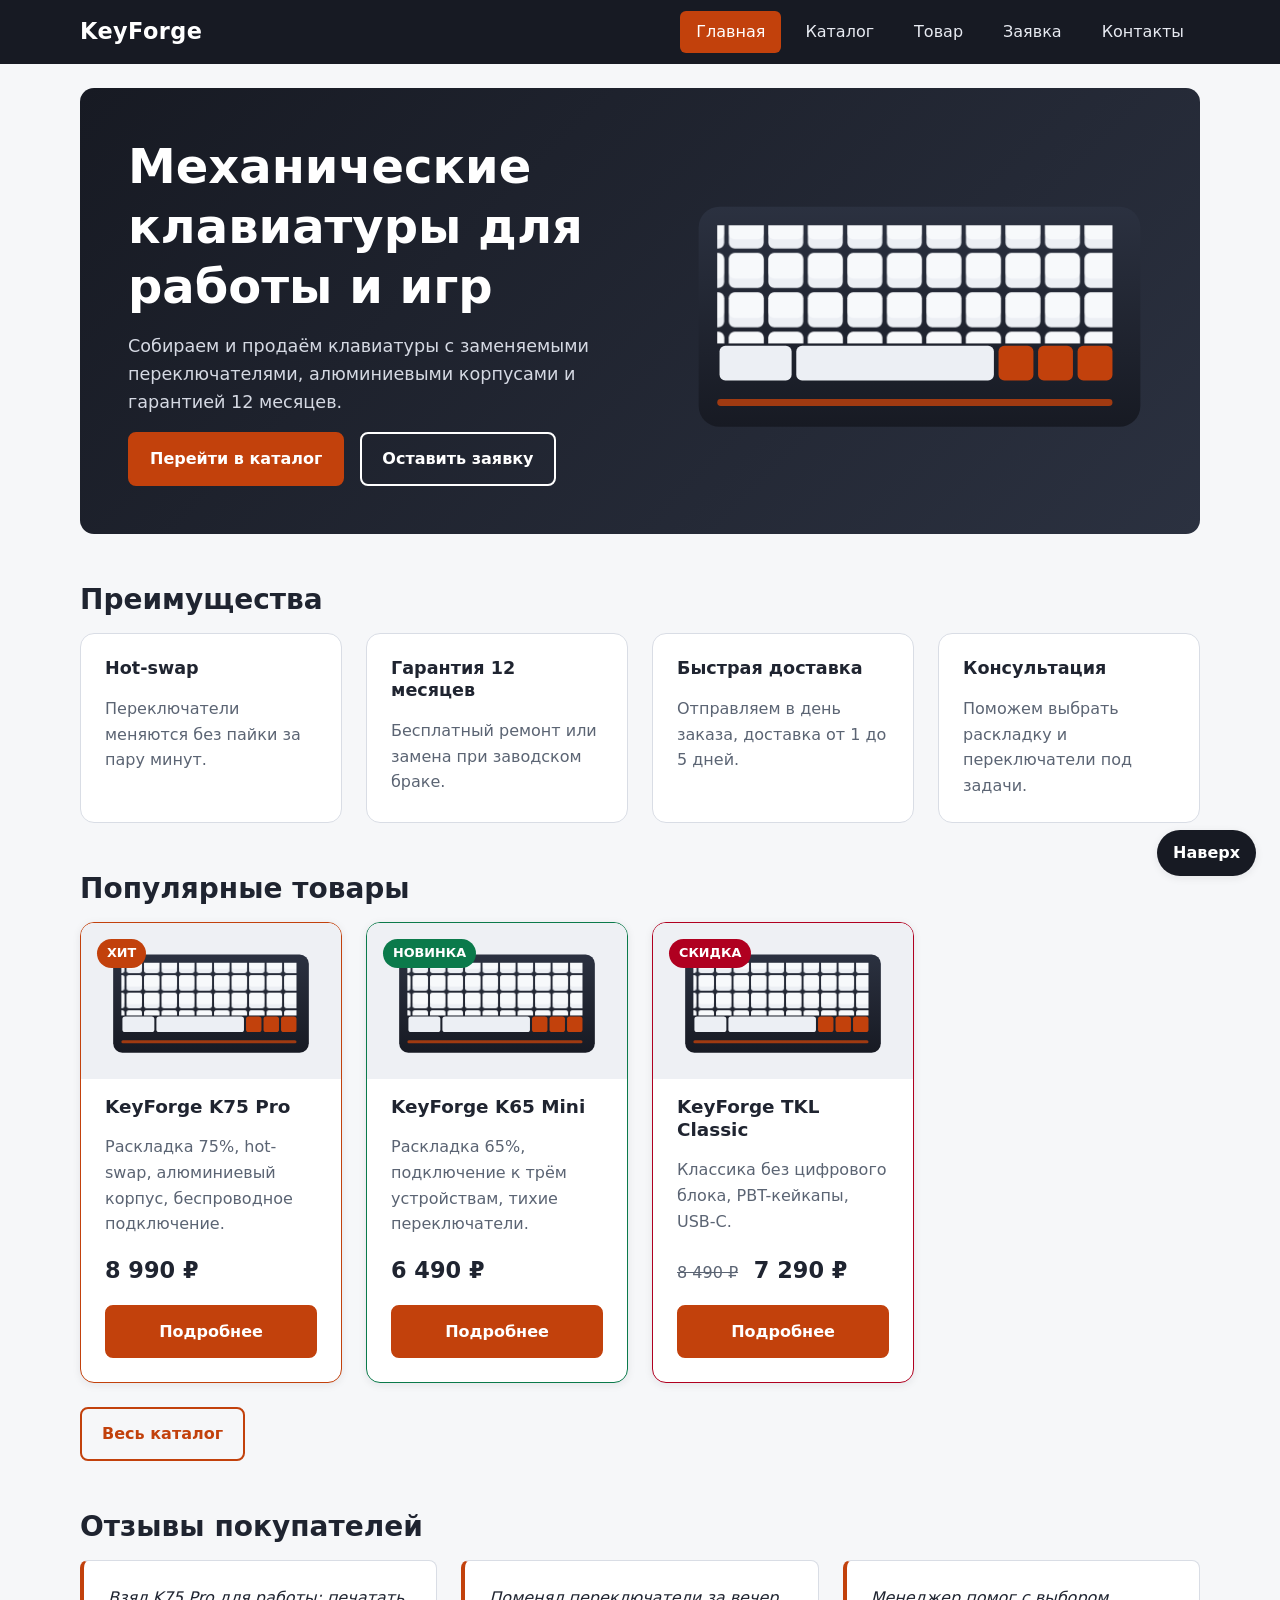
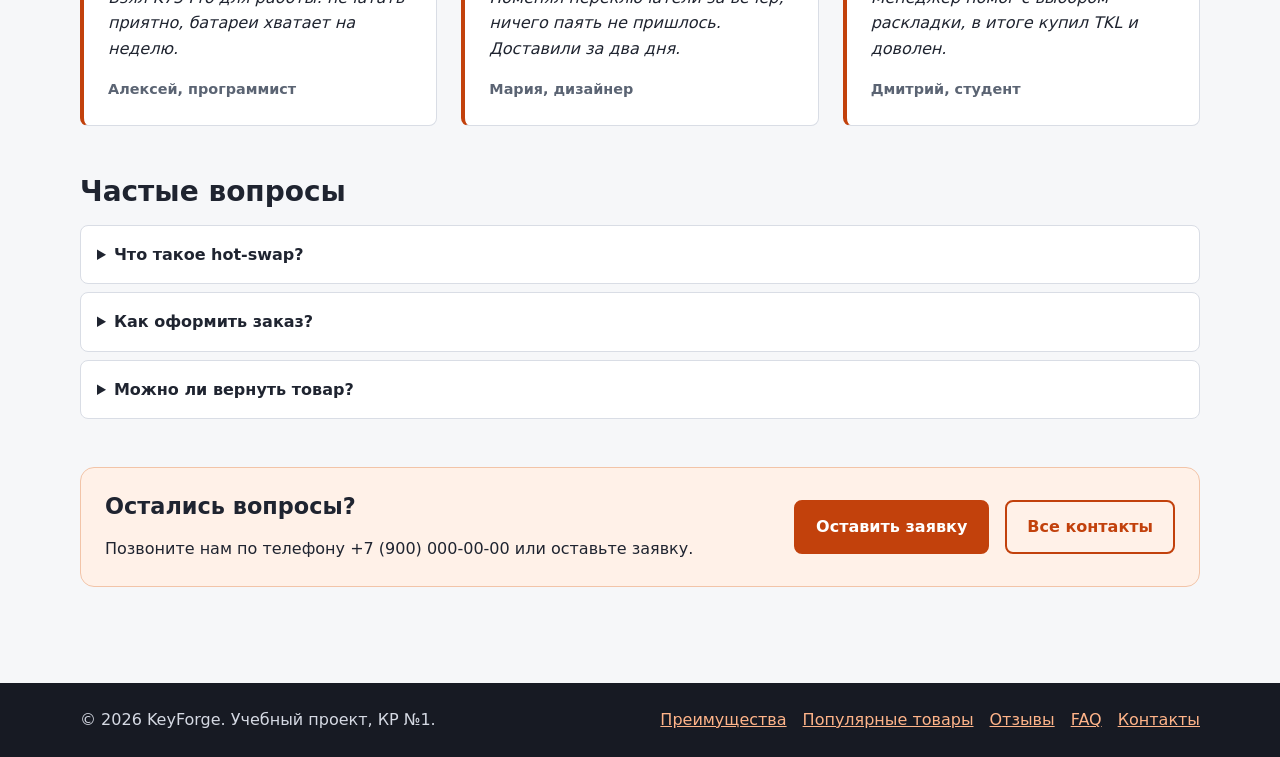
<file: index.html>
<!DOCTYPE html>
<html lang="ru">
<head>
  <meta charset="UTF-8">
  <meta name="viewport" content="width=device-width, initial-scale=1">
  <title>KeyForge — механические клавиатуры</title>
  <meta name="description" content="KeyForge: механические клавиатуры для работы и игр. Каталог, характеристики, оформление заявки.">
  <link rel="stylesheet" href="css/style.css">
  <script src="js/main.js" defer></script>
</head>
<body>
  <a class="skip-link" href="#main">Перейти к содержимому</a>

  <header class="site-header" id="top">
    <div class="site-header__inner">
      <a class="site-header__logo" href="index.html">KeyForge</a>
      <nav class="site-nav" aria-label="Основное меню">
        <ul class="site-nav__list">
          <li class="site-nav__item"><a class="site-nav__link site-nav__link--active" href="index.html" aria-current="page">Главная</a></li>
          <li class="site-nav__item"><a class="site-nav__link" href="catalog.html">Каталог</a></li>
          <li class="site-nav__item"><a class="site-nav__link" href="product.html">Товар</a></li>
          <li class="site-nav__item"><a class="site-nav__link" href="order.html">Заявка</a></li>
          <li class="site-nav__item"><a class="site-nav__link" href="contacts.html">Контакты</a></li>
        </ul>
      </nav>
    </div>
  </header>

  <main class="page" id="main">
    <section class="hero" aria-labelledby="hero-title">
      <div class="hero__content">
        <h1 class="hero__title" id="hero-title">Механические клавиатуры для работы и игр</h1>
        <p class="hero__text">Собираем и продаём клавиатуры с заменяемыми переключателями, алюминиевыми корпусами и гарантией 12 месяцев.</p>
        <div class="hero__actions">
          <a class="button" href="catalog.html">Перейти в каталог</a>
          <a class="button button--light" href="order.html">Оставить заявку</a>
        </div>
      </div>
      <img class="hero__image" src="images/keyboard.svg" alt="Механическая клавиатура KeyForge" width="400" height="240">
    </section>

    <section class="section" id="advantages" aria-labelledby="advantages-title">
      <h2 class="section__title" id="advantages-title">Преимущества</h2>
      <ul class="advantages">
        <li class="advantages__item">
          <h3 class="advantages__title">Hot-swap</h3>
          <p class="advantages__text">Переключатели меняются без пайки за пару минут.</p>
        </li>
        <li class="advantages__item">
          <h3 class="advantages__title">Гарантия 12 месяцев</h3>
          <p class="advantages__text">Бесплатный ремонт или замена при заводском браке.</p>
        </li>
        <li class="advantages__item">
          <h3 class="advantages__title">Быстрая доставка</h3>
          <p class="advantages__text">Отправляем в день заказа, доставка от 1 до 5 дней.</p>
        </li>
        <li class="advantages__item">
          <h3 class="advantages__title">Консультация</h3>
          <p class="advantages__text">Поможем выбрать раскладку и переключатели под задачи.</p>
        </li>
      </ul>
    </section>

    <section class="section" id="popular" aria-labelledby="popular-title">
      <h2 class="section__title" id="popular-title">Популярные товары</h2>
      <div class="product-grid">
        <article class="product-card product-card--hit">
          <span class="badge badge--hit product-card__badge">Хит</span>
          <img class="product-card__image" src="images/keyboard.svg" alt="Клавиатура KeyForge K75 Pro" width="400" height="240">
          <div class="product-card__body">
            <h3 class="product-card__title">KeyForge K75 Pro</h3>
            <p class="product-card__description">Раскладка 75%, hot-swap, алюминиевый корпус, беспроводное подключение.</p>
            <p class="product-card__price">8 990 ₽</p>
            <a class="button product-card__button" href="product.html">Подробнее</a>
          </div>
        </article>

        <article class="product-card product-card--new">
          <span class="badge badge--new product-card__badge">Новинка</span>
          <img class="product-card__image" src="images/keyboard.svg" alt="Клавиатура KeyForge K65 Mini" width="400" height="240">
          <div class="product-card__body">
            <h3 class="product-card__title">KeyForge K65 Mini</h3>
            <p class="product-card__description">Раскладка 65%, подключение к трём устройствам, тихие переключатели.</p>
            <p class="product-card__price">6 490 ₽</p>
            <a class="button product-card__button" href="product.html">Подробнее</a>
          </div>
        </article>

        <article class="product-card product-card--discount">
          <span class="badge badge--discount product-card__badge">Скидка</span>
          <img class="product-card__image" src="images/keyboard.svg" alt="Клавиатура KeyForge TKL Classic" width="400" height="240">
          <div class="product-card__body">
            <h3 class="product-card__title">KeyForge TKL Classic</h3>
            <p class="product-card__description">Классика без цифрового блока, PBT-кейкапы, USB-C.</p>
            <p class="product-card__price"><s class="product-card__old-price">8 490 ₽</s> 7 290 ₽</p>
            <a class="button product-card__button" href="product.html">Подробнее</a>
          </div>
        </article>
      </div>
      <p class="section__more"><a class="button button--secondary" href="catalog.html">Весь каталог</a></p>
    </section>

    <section class="section" id="reviews" aria-labelledby="reviews-title">
      <h2 class="section__title" id="reviews-title">Отзывы покупателей</h2>
      <div class="reviews">
        <article class="review">
          <p class="review__text">Взял K75 Pro для работы: печатать приятно, батареи хватает на неделю.</p>
          <footer class="review__author">Алексей, программист</footer>
        </article>
        <article class="review">
          <p class="review__text">Поменял переключатели за вечер, ничего паять не пришлось. Доставили за два дня.</p>
          <footer class="review__author">Мария, дизайнер</footer>
        </article>
        <article class="review">
          <p class="review__text">Менеджер помог с выбором раскладки, в итоге купил TKL и доволен.</p>
          <footer class="review__author">Дмитрий, студент</footer>
        </article>
      </div>
    </section>

    <section class="section" id="faq" aria-labelledby="faq-title">
      <h2 class="section__title" id="faq-title">Частые вопросы</h2>
      <div class="faq">
        <details class="faq__item">
          <summary class="faq__question">Что такое hot-swap?</summary>
          <p class="faq__answer">Это возможность менять переключатели без пайки: достаточно вынуть старый и вставить новый.</p>
        </details>
        <details class="faq__item">
          <summary class="faq__question">Как оформить заказ?</summary>
          <p class="faq__answer">Заполните форму на странице «Заявка», менеджер свяжется с вами в течение рабочего дня.</p>
        </details>
        <details class="faq__item">
          <summary class="faq__question">Можно ли вернуть товар?</summary>
          <p class="faq__answer">Да, в течение 14 дней, если товар не был в использовании и сохранена упаковка.</p>
        </details>
      </div>
    </section>

    <section class="section" id="contacts" aria-labelledby="contacts-title">
      <div class="callout">
        <div class="callout__content">
          <h2 class="callout__title" id="contacts-title">Остались вопросы?</h2>
          <p class="callout__text">Позвоните нам по телефону +7 (900) 000-00-00 или оставьте заявку.</p>
        </div>
        <div class="callout__actions">
          <a class="button" href="order.html">Оставить заявку</a>
          <a class="button button--secondary" href="contacts.html">Все контакты</a>
        </div>
      </div>
    </section>
  </main>

  <footer class="site-footer">
    <div class="site-footer__inner">
      <p class="site-footer__copy">© 2026 KeyForge. Учебный проект, КР №1.</p>
      <ul class="site-footer__links">
        <li><a class="site-footer__link" href="index.html#advantages">Преимущества</a></li>
        <li><a class="site-footer__link" href="index.html#popular">Популярные товары</a></li>
        <li><a class="site-footer__link" href="index.html#reviews">Отзывы</a></li>
        <li><a class="site-footer__link" href="index.html#faq">FAQ</a></li>
        <li><a class="site-footer__link" href="index.html#contacts">Контакты</a></li>
      </ul>
    </div>
  </footer>

  <a class="to-top" href="#top">Наверх</a>
</body>
</html>
</file>
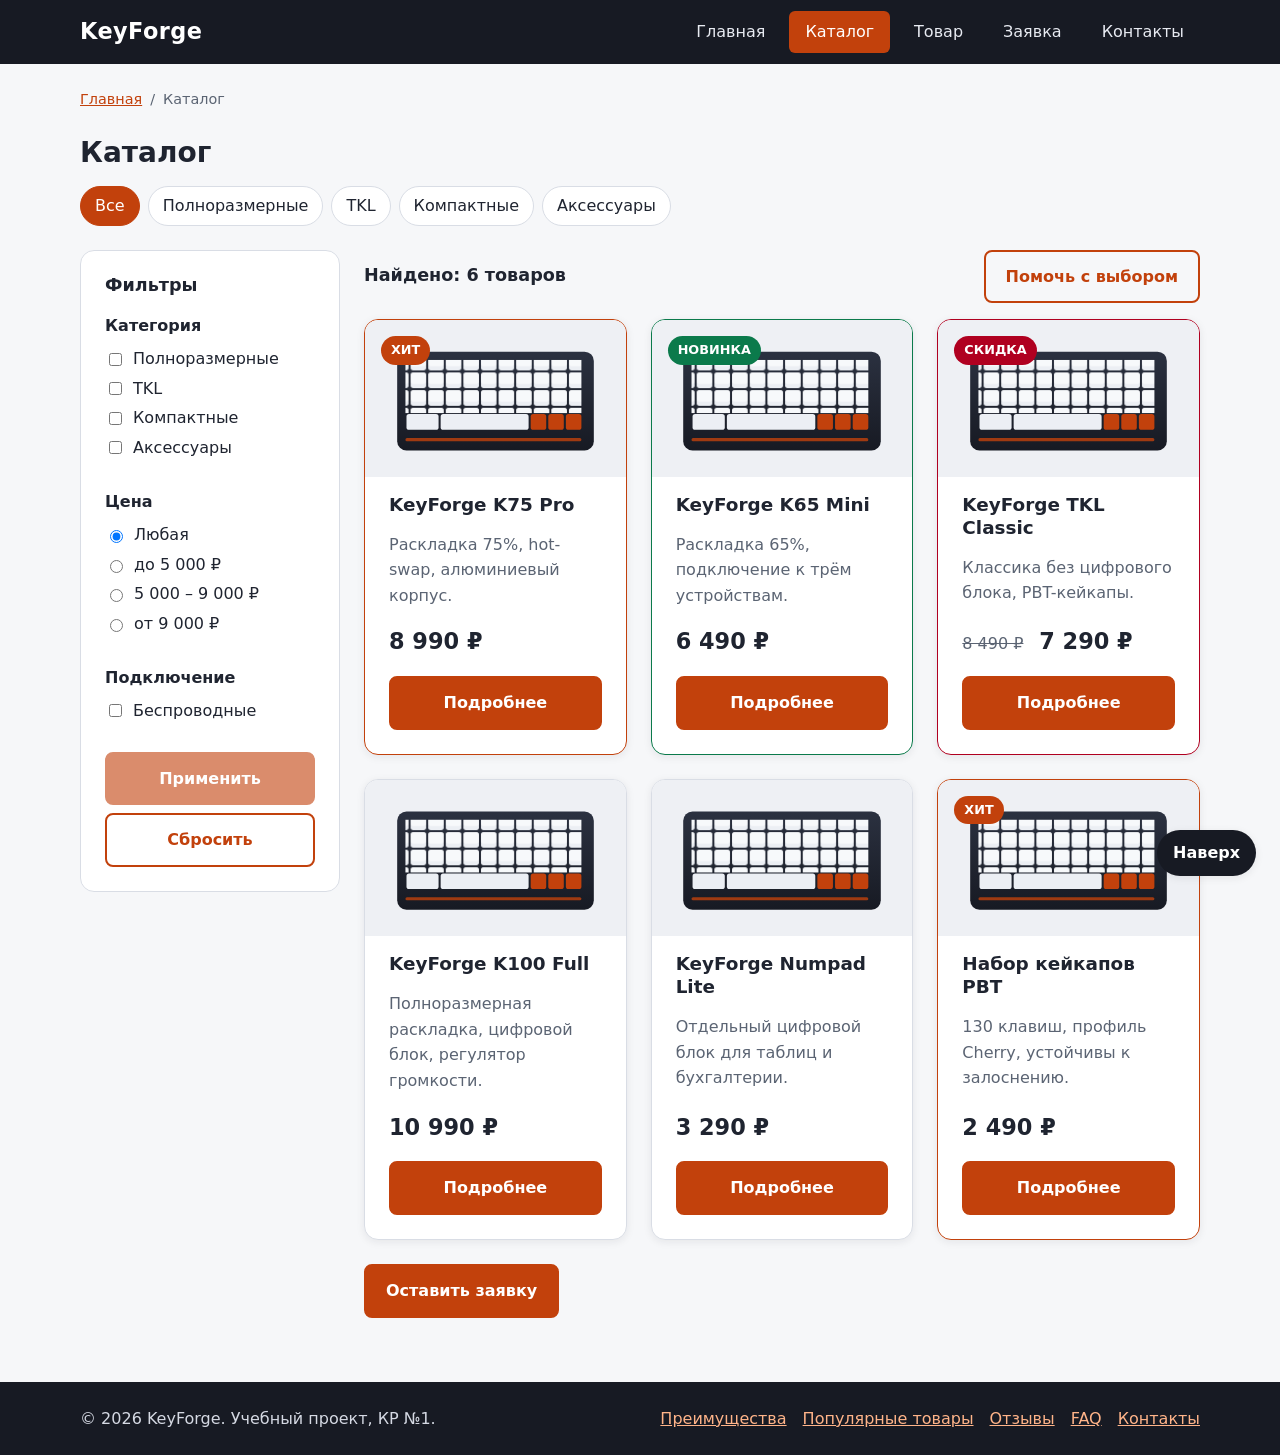
<file: catalog.html>
<!DOCTYPE html>
<html lang="ru">

<head>
    <meta charset="UTF-8">
    <meta name="viewport" content="width=device-width, initial-scale=1">
    <title>Каталог — KeyForge</title>
    <meta name="description" content="Каталог механических клавиатур и аксессуаров KeyForge.">
    <link rel="stylesheet" href="css/style.css">
    <script src="js/main.js" defer></script>
</head>

<body>
    <a class="skip-link" href="#main">Перейти к содержимому</a>

    <header class="site-header" id="top">
        <div class="site-header__inner">
            <a class="site-header__logo" href="index.html">KeyForge</a>
            <nav class="site-nav" aria-label="Основное меню">
                <ul class="site-nav__list">
                    <li class="site-nav__item"><a class="site-nav__link" href="index.html">Главная</a></li>
                    <li class="site-nav__item"><a class="site-nav__link site-nav__link--active" href="catalog.html"
                            aria-current="page">Каталог</a></li>
                    <li class="site-nav__item"><a class="site-nav__link" href="product.html">Товар</a></li>
                    <li class="site-nav__item"><a class="site-nav__link" href="order.html">Заявка</a></li>
                    <li class="site-nav__item"><a class="site-nav__link" href="contacts.html">Контакты</a></li>
                </ul>
            </nav>
        </div>
    </header>

    <main class="page" id="main">
        <nav class="breadcrumbs" aria-label="Хлебные крошки">
            <ol class="breadcrumbs__list">
                <li class="breadcrumbs__item"><a class="breadcrumbs__link" href="index.html">Главная</a></li>
                <li class="breadcrumbs__item" aria-current="page">Каталог</li>
            </ol>
        </nav>

        <h1 class="section__title">Каталог</h1>

        <ul class="chips">
            <li><a class="chips__link chips__link--active" href="catalog.html">Все</a></li>
            <li><a class="chips__link" href="catalog.html">Полноразмерные</a></li>
            <li><a class="chips__link" href="catalog.html">TKL</a></li>
            <li><a class="chips__link" href="catalog.html">Компактные</a></li>
            <li><a class="chips__link" href="catalog.html">Аксессуары</a></li>
        </ul>

        <div class="catalog">
            <aside class="filters catalog__filters" aria-label="Фильтры">
                <form class="filters__form">
                    <h2 class="filters__title">Фильтры</h2>

                    <fieldset class="filters__group">
                        <legend class="filters__legend">Категория</legend>
                        <label class="filters__option"><input type="checkbox" name="category" value="full">
                            Полноразмерные</label>
                        <label class="filters__option"><input type="checkbox" name="category" value="tkl"> TKL</label>
                        <label class="filters__option"><input type="checkbox" name="category" value="compact">
                            Компактные</label>
                        <label class="filters__option"><input type="checkbox" name="category" value="accessories">
                            Аксессуары</label>
                    </fieldset>

                    <fieldset class="filters__group">
                        <legend class="filters__legend">Цена</legend>
                        <label class="filters__option"><input type="radio" name="price" value="any" checked>
                            Любая</label>
                        <label class="filters__option"><input type="radio" name="price" value="low"> до 5 000 ₽</label>
                        <label class="filters__option"><input type="radio" name="price" value="mid"> 5 000 – 9 000
                            ₽</label>
                        <label class="filters__option"><input type="radio" name="price" value="high"> от 9 000 ₽</label>
                    </fieldset>

                    <fieldset class="filters__group">
                        <legend class="filters__legend">Подключение</legend>
                        <label class="filters__option"><input type="checkbox" name="wireless" value="yes">
                            Беспроводные</label>
                    </fieldset>

                    <div class="filters__actions">
                        <button class="button" type="button" disabled>Применить</button>
                        <button class="button button--secondary" type="reset">Сбросить</button>
                    </div>
                </form>
            </aside>

            <section class="catalog__content" aria-labelledby="catalog-list-title">
                <div class="catalog__toolbar">
                    <h2 class="catalog__count" id="catalog-list-title">Найдено: 6 товаров</h2>
                    <button class="button button--secondary" type="button" data-modal-open="consult-modal">Помочь с
                        выбором</button>
                </div>

                <div class="product-grid">
                    <article class="product-card product-card--hit">
                        <span class="badge badge--hit product-card__badge">Хит</span>
                        <img class="product-card__image" src="images/keyboard.svg" alt="Клавиатура KeyForge K75 Pro"
                            width="400" height="240">
                        <div class="product-card__body">
                            <h3 class="product-card__title">KeyForge K75 Pro</h3>
                            <p class="product-card__description">Раскладка 75%, hot-swap, алюминиевый корпус.</p>
                            <p class="product-card__price">8 990 ₽</p>
                            <a class="button product-card__button" href="product.html">Подробнее</a>
                        </div>
                    </article>

                    <article class="product-card product-card--new">
                        <span class="badge badge--new product-card__badge">Новинка</span>
                        <img class="product-card__image" src="images/keyboard.svg" alt="Клавиатура KeyForge K65 Mini"
                            width="400" height="240">
                        <div class="product-card__body">
                            <h3 class="product-card__title">KeyForge K65 Mini</h3>
                            <p class="product-card__description">Раскладка 65%, подключение к трём устройствам.</p>
                            <p class="product-card__price">6 490 ₽</p>
                            <a class="button product-card__button" href="product.html">Подробнее</a>
                        </div>
                    </article>

                    <article class="product-card product-card--discount">
                        <span class="badge badge--discount product-card__badge">Скидка</span>
                        <img class="product-card__image" src="images/keyboard.svg" alt="Клавиатура KeyForge TKL Classic"
                            width="400" height="240">
                        <div class="product-card__body">
                            <h3 class="product-card__title">KeyForge TKL Classic</h3>
                            <p class="product-card__description">Классика без цифрового блока, PBT-кейкапы.</p>
                            <p class="product-card__price"><s class="product-card__old-price">8 490 ₽</s> 7 290 ₽</p>
                            <a class="button product-card__button" href="product.html">Подробнее</a>
                        </div>
                    </article>

                    <article class="product-card">
                        <img class="product-card__image" src="images/keyboard.svg" alt="Клавиатура KeyForge K100 Full"
                            width="400" height="240">
                        <div class="product-card__body">
                            <h3 class="product-card__title">KeyForge K100 Full</h3>
                            <p class="product-card__description">Полноразмерная раскладка, цифровой блок, регулятор
                                громкости.</p>
                            <p class="product-card__price">10 990 ₽</p>
                            <a class="button product-card__button" href="product.html">Подробнее</a>
                        </div>
                    </article>

                    <article class="product-card">
                        <img class="product-card__image" src="images/keyboard.svg"
                            alt="Цифровой блок KeyForge Numpad Lite" width="400" height="240">
                        <div class="product-card__body">
                            <h3 class="product-card__title">KeyForge Numpad Lite</h3>
                            <p class="product-card__description">Отдельный цифровой блок для таблиц и бухгалтерии.</p>
                            <p class="product-card__price">3 290 ₽</p>
                            <a class="button product-card__button" href="product.html">Подробнее</a>
                        </div>
                    </article>

                    <article class="product-card product-card--hit">
                        <span class="badge badge--hit product-card__badge">Хит</span>
                        <img class="product-card__image" src="images/keyboard.svg" alt="Набор кейкапов PBT" width="400"
                            height="240">
                        <div class="product-card__body">
                            <h3 class="product-card__title">Набор кейкапов PBT</h3>
                            <p class="product-card__description">130 клавиш, профиль Cherry, устойчивы к залоснению.</p>
                            <p class="product-card__price">2 490 ₽</p>
                            <a class="button product-card__button" href="product.html">Подробнее</a>
                        </div>
                    </article>
                </div>

                <p class="section__more"><a class="button" href="order.html">Оставить заявку</a></p>
            </section>
        </div>
    </main>

    <dialog class="modal" id="consult-modal" aria-labelledby="consult-title">
        <div class="modal__content">
            <h2 class="modal__title" id="consult-title">Поможем с выбором</h2>
            <p class="modal__text">Оставьте контакты, и менеджер перезвонит вам.</p>
            <form class="order-form order-form--plain" method="dialog">
                <div class="order-form__field">
                    <label class="order-form__label" for="modal-name">Имя</label>
                    <input class="order-form__input" type="text" id="modal-name" name="name" autocomplete="name"
                        required>
                </div>
                <div class="order-form__field">
                    <label class="order-form__label" for="modal-phone">Телефон</label>
                    <input class="order-form__input" type="tel" id="modal-phone" name="phone" autocomplete="tel"
                        required>
                </div>
                <div class="order-form__field order-form__field--checkbox">
                    <input type="checkbox" id="modal-consent" name="consent" required>
                    <label class="order-form__label" for="modal-consent">Согласен на обработку персональных
                        данных</label>
                </div>
                <div class="order-form__actions">
                    <button class="button" type="submit">Перезвоните мне</button>
                    <button class="button button--secondary" type="button" data-modal-close>Закрыть</button>
                </div>
            </form>
        </div>
    </dialog>

    <footer class="site-footer">
        <div class="site-footer__inner">
            <p class="site-footer__copy">© 2026 KeyForge. Учебный проект, КР №1.</p>
            <ul class="site-footer__links">
                <li><a class="site-footer__link" href="index.html#advantages">Преимущества</a></li>
                <li><a class="site-footer__link" href="index.html#popular">Популярные товары</a></li>
                <li><a class="site-footer__link" href="index.html#reviews">Отзывы</a></li>
                <li><a class="site-footer__link" href="index.html#faq">FAQ</a></li>
                <li><a class="site-footer__link" href="index.html#contacts">Контакты</a></li>
            </ul>
        </div>
    </footer>

    <a class="to-top" href="#top">Наверх</a>
</body>

</html>
</file>
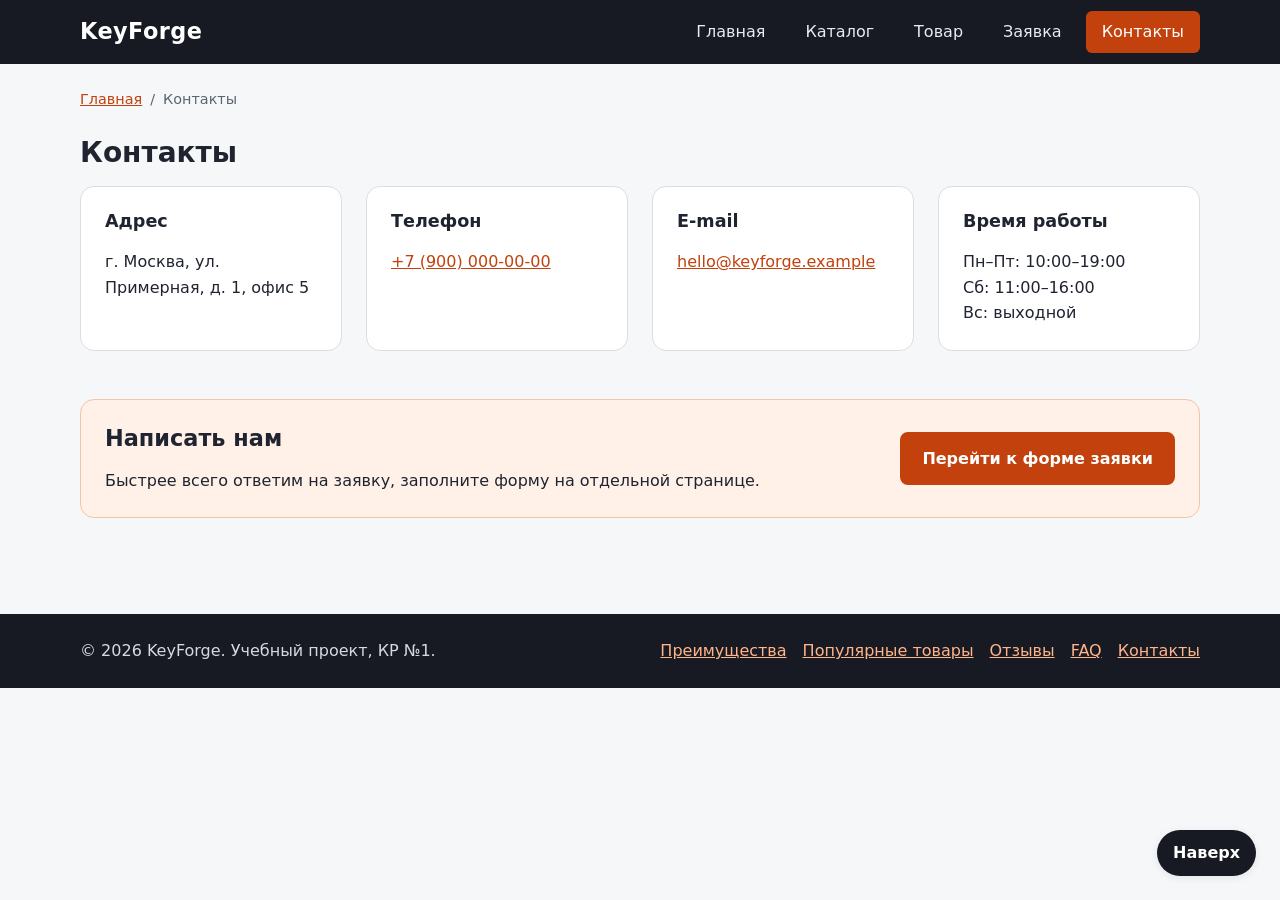
<file: contacts.html>
<!DOCTYPE html>
<html lang="ru">

<head>
    <meta charset="UTF-8">
    <meta name="viewport" content="width=device-width, initial-scale=1">
    <title>Контакты — KeyForge</title>
    <meta name="description" content="Адрес, телефон, e-mail и время работы магазина KeyForge.">
    <link rel="stylesheet" href="css/style.css">
    <script src="js/main.js" defer></script>
</head>

<body>
    <a class="skip-link" href="#main">Перейти к содержимому</a>

    <header class="site-header" id="top">
        <div class="site-header__inner">
            <a class="site-header__logo" href="index.html">KeyForge</a>
            <nav class="site-nav" aria-label="Основное меню">
                <ul class="site-nav__list">
                    <li class="site-nav__item"><a class="site-nav__link" href="index.html">Главная</a></li>
                    <li class="site-nav__item"><a class="site-nav__link" href="catalog.html">Каталог</a></li>
                    <li class="site-nav__item"><a class="site-nav__link" href="product.html">Товар</a></li>
                    <li class="site-nav__item"><a class="site-nav__link" href="order.html">Заявка</a></li>
                    <li class="site-nav__item"><a class="site-nav__link site-nav__link--active" href="contacts.html"
                            aria-current="page">Контакты</a></li>
                </ul>
            </nav>
        </div>
    </header>

    <main class="page" id="main">
        <nav class="breadcrumbs" aria-label="Хлебные крошки">
            <ol class="breadcrumbs__list">
                <li class="breadcrumbs__item"><a class="breadcrumbs__link" href="index.html">Главная</a></li>
                <li class="breadcrumbs__item" aria-current="page">Контакты</li>
            </ol>
        </nav>

        <h1 class="section__title">Контакты</h1>

        <section class="section" aria-labelledby="contacts-info-title">
            <h2 class="visually-hidden" id="contacts-info-title">Контактная информация</h2>
            <div class="contacts">
                <article class="contact-card">
                    <h3 class="contact-card__title">Адрес</h3>
                    <address class="contact-card__text">г. Москва, ул. Примерная, д. 1, офис 5</address>
                </article>
                <article class="contact-card">
                    <h3 class="contact-card__title">Телефон</h3>
                    <p class="contact-card__text"><a href="tel:+79000000000">+7 (900) 000-00-00</a></p>
                </article>
                <article class="contact-card">
                    <h3 class="contact-card__title">E-mail</h3>
                    <p class="contact-card__text"><a href="mailto:hello@keyforge.example">hello@keyforge.example</a></p>
                </article>
                <article class="contact-card">
                    <h3 class="contact-card__title">Время работы</h3>
                    <p class="contact-card__text">Пн–Пт: 10:00–19:00<br>Сб: 11:00–16:00<br>Вс: выходной</p>
                </article>
            </div>
        </section>

        <section class="section" aria-labelledby="contacts-cta-title">
            <div class="callout">
                <div class="callout__content">
                    <h2 class="callout__title" id="contacts-cta-title">Написать нам</h2>
                    <p class="callout__text">Быстрее всего ответим на заявку, заполните форму на отдельной странице.</p>
                </div>
                <div class="callout__actions">
                    <a class="button" href="order.html">Перейти к форме заявки</a>
                </div>
            </div>
        </section>
    </main>

    <footer class="site-footer">
        <div class="site-footer__inner">
            <p class="site-footer__copy">© 2026 KeyForge. Учебный проект, КР №1.</p>
            <ul class="site-footer__links">
                <li><a class="site-footer__link" href="index.html#advantages">Преимущества</a></li>
                <li><a class="site-footer__link" href="index.html#popular">Популярные товары</a></li>
                <li><a class="site-footer__link" href="index.html#reviews">Отзывы</a></li>
                <li><a class="site-footer__link" href="index.html#faq">FAQ</a></li>
                <li><a class="site-footer__link" href="index.html#contacts">Контакты</a></li>
            </ul>
        </div>
    </footer>

    <a class="to-top" href="#top">Наверх</a>
</body>

</html>
</file>
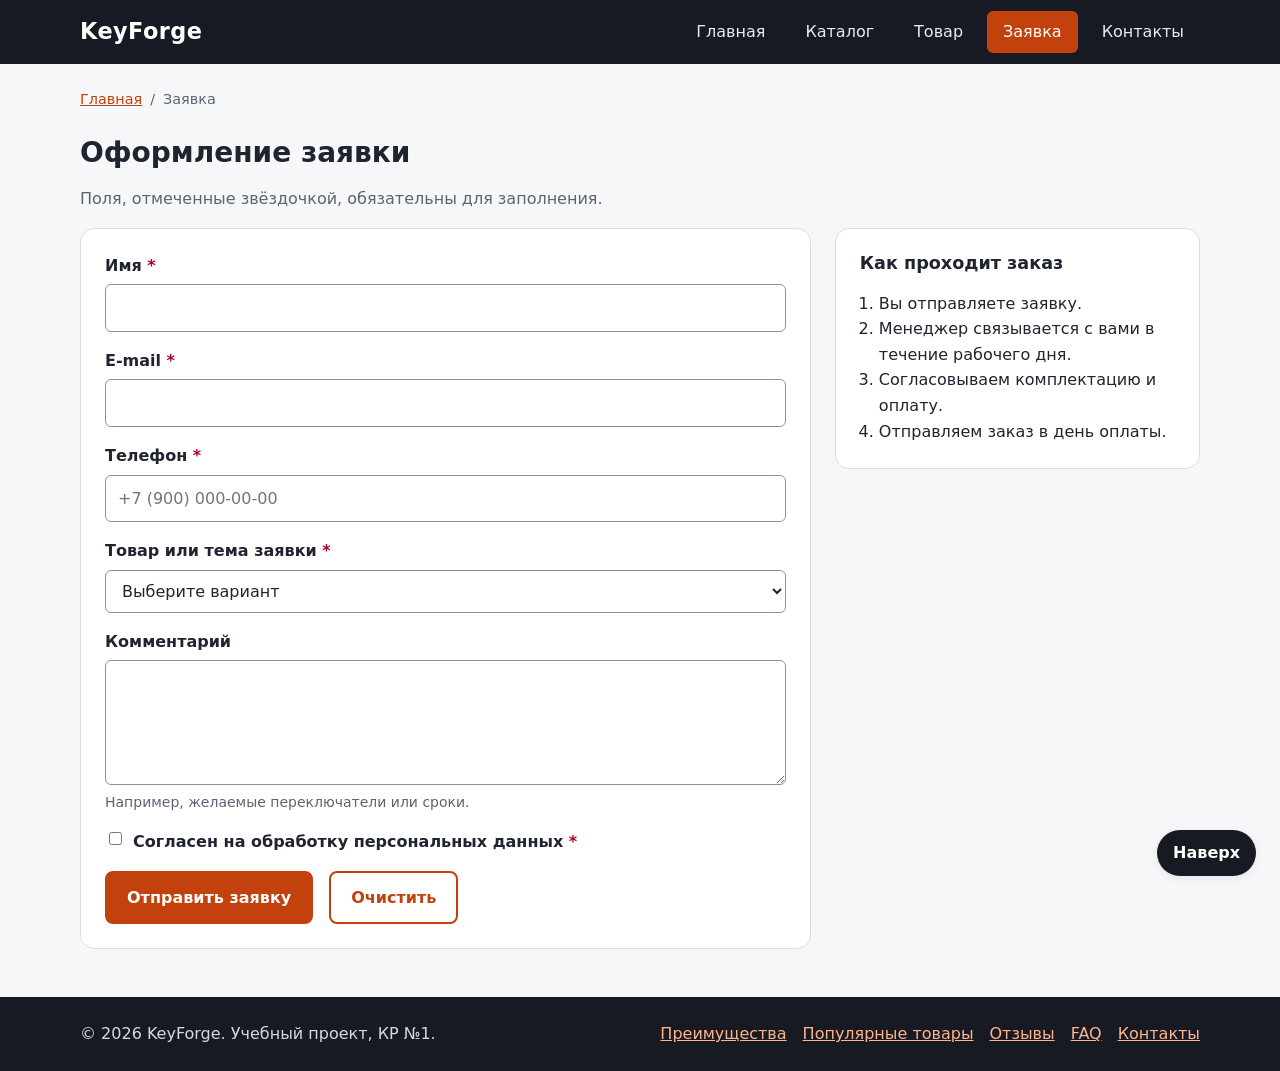
<file: order.html>
<!DOCTYPE html>
<html lang="ru">

<head>
    <meta charset="UTF-8">
    <meta name="viewport" content="width=device-width, initial-scale=1">
    <title>Оформление заявки — KeyForge</title>
    <meta name="description" content="Оставьте заявку на покупку клавиатуры KeyForge, менеджер свяжется с вами.">
    <link rel="stylesheet" href="css/style.css">
    <script src="js/main.js" defer></script>
</head>

<body>
    <a class="skip-link" href="#main">Перейти к содержимому</a>

    <header class="site-header" id="top">
        <div class="site-header__inner">
            <a class="site-header__logo" href="index.html">KeyForge</a>
            <nav class="site-nav" aria-label="Основное меню">
                <ul class="site-nav__list">
                    <li class="site-nav__item"><a class="site-nav__link" href="index.html">Главная</a></li>
                    <li class="site-nav__item"><a class="site-nav__link" href="catalog.html">Каталог</a></li>
                    <li class="site-nav__item"><a class="site-nav__link" href="product.html">Товар</a></li>
                    <li class="site-nav__item"><a class="site-nav__link site-nav__link--active" href="order.html"
                            aria-current="page">Заявка</a></li>
                    <li class="site-nav__item"><a class="site-nav__link" href="contacts.html">Контакты</a></li>
                </ul>
            </nav>
        </div>
    </header>

    <main class="page" id="main">
        <nav class="breadcrumbs" aria-label="Хлебные крошки">
            <ol class="breadcrumbs__list">
                <li class="breadcrumbs__item"><a class="breadcrumbs__link" href="index.html">Главная</a></li>
                <li class="breadcrumbs__item" aria-current="page">Заявка</li>
            </ol>
        </nav>

        <h1 class="section__title">Оформление заявки</h1>
        <p class="section__lead">Поля, отмеченные звёздочкой, обязательны для заполнения.</p>

        <div class="form-layout">
            <section aria-labelledby="form-title">
                <h2 class="visually-hidden" id="form-title">Форма заявки</h2>
                <form class="order-form" action="order.html" method="get">
                    <div class="order-form__field">
                        <label class="order-form__label" for="order-name">Имя <span
                                class="order-form__required">*</span></label>
                        <input class="order-form__input" type="text" id="order-name" name="name" autocomplete="name"
                            required>
                    </div>

                    <div class="order-form__field">
                        <label class="order-form__label" for="order-email">E-mail <span
                                class="order-form__required">*</span></label>
                        <input class="order-form__input" type="email" id="order-email" name="email" autocomplete="email"
                            required>
                    </div>

                    <div class="order-form__field">
                        <label class="order-form__label" for="order-phone">Телефон <span
                                class="order-form__required">*</span></label>
                        <input class="order-form__input" type="tel" id="order-phone" name="phone" autocomplete="tel"
                            placeholder="+7 (900) 000-00-00" required>
                    </div>

                    <div class="order-form__field">
                        <label class="order-form__label" for="order-topic">Товар или тема заявки <span
                                class="order-form__required">*</span></label>
                        <select class="order-form__input" id="order-topic" name="topic" required>
                            <option value="">Выберите вариант</option>
                            <option>KeyForge K75 Pro</option>
                            <option>KeyForge K65 Mini</option>
                            <option>KeyForge TKL Classic</option>
                            <option>KeyForge K100 Full</option>
                            <option>KeyForge Numpad Lite</option>
                            <option>Набор кейкапов PBT</option>
                            <option>Консультация по выбору</option>
                        </select>
                    </div>

                    <div class="order-form__field">
                        <label class="order-form__label" for="order-comment">Комментарий</label>
                        <textarea class="order-form__input order-form__input--textarea" id="order-comment"
                            name="comment" rows="4"></textarea>
                        <span class="order-form__hint">Например, желаемые переключатели или сроки.</span>
                    </div>

                    <div class="order-form__field order-form__field--checkbox">
                        <input type="checkbox" id="order-consent" name="consent" required>
                        <label class="order-form__label" for="order-consent">Согласен на обработку персональных данных
                            <span class="order-form__required">*</span></label>
                    </div>

                    <div class="order-form__actions">
                        <button class="button" type="submit">Отправить заявку</button>
                        <button class="button button--secondary" type="reset">Очистить</button>
                    </div>
                </form>
            </section>

            <aside class="info-box info-box--sticky" aria-labelledby="steps-title">
                <h2 class="info-box__title" id="steps-title">Как проходит заказ</h2>
                <ol class="info-box__list">
                    <li>Вы отправляете заявку.</li>
                    <li>Менеджер связывается с вами в течение рабочего дня.</li>
                    <li>Согласовываем комплектацию и оплату.</li>
                    <li>Отправляем заказ в день оплаты.</li>
                </ol>
            </aside>
        </div>
    </main>

    <footer class="site-footer">
        <div class="site-footer__inner">
            <p class="site-footer__copy">© 2026 KeyForge. Учебный проект, КР №1.</p>
            <ul class="site-footer__links">
                <li><a class="site-footer__link" href="index.html#advantages">Преимущества</a></li>
                <li><a class="site-footer__link" href="index.html#popular">Популярные товары</a></li>
                <li><a class="site-footer__link" href="index.html#reviews">Отзывы</a></li>
                <li><a class="site-footer__link" href="index.html#faq">FAQ</a></li>
                <li><a class="site-footer__link" href="index.html#contacts">Контакты</a></li>
            </ul>
        </div>
    </footer>

    <a class="to-top" href="#top">Наверх</a>
</body>

</html>
</file>
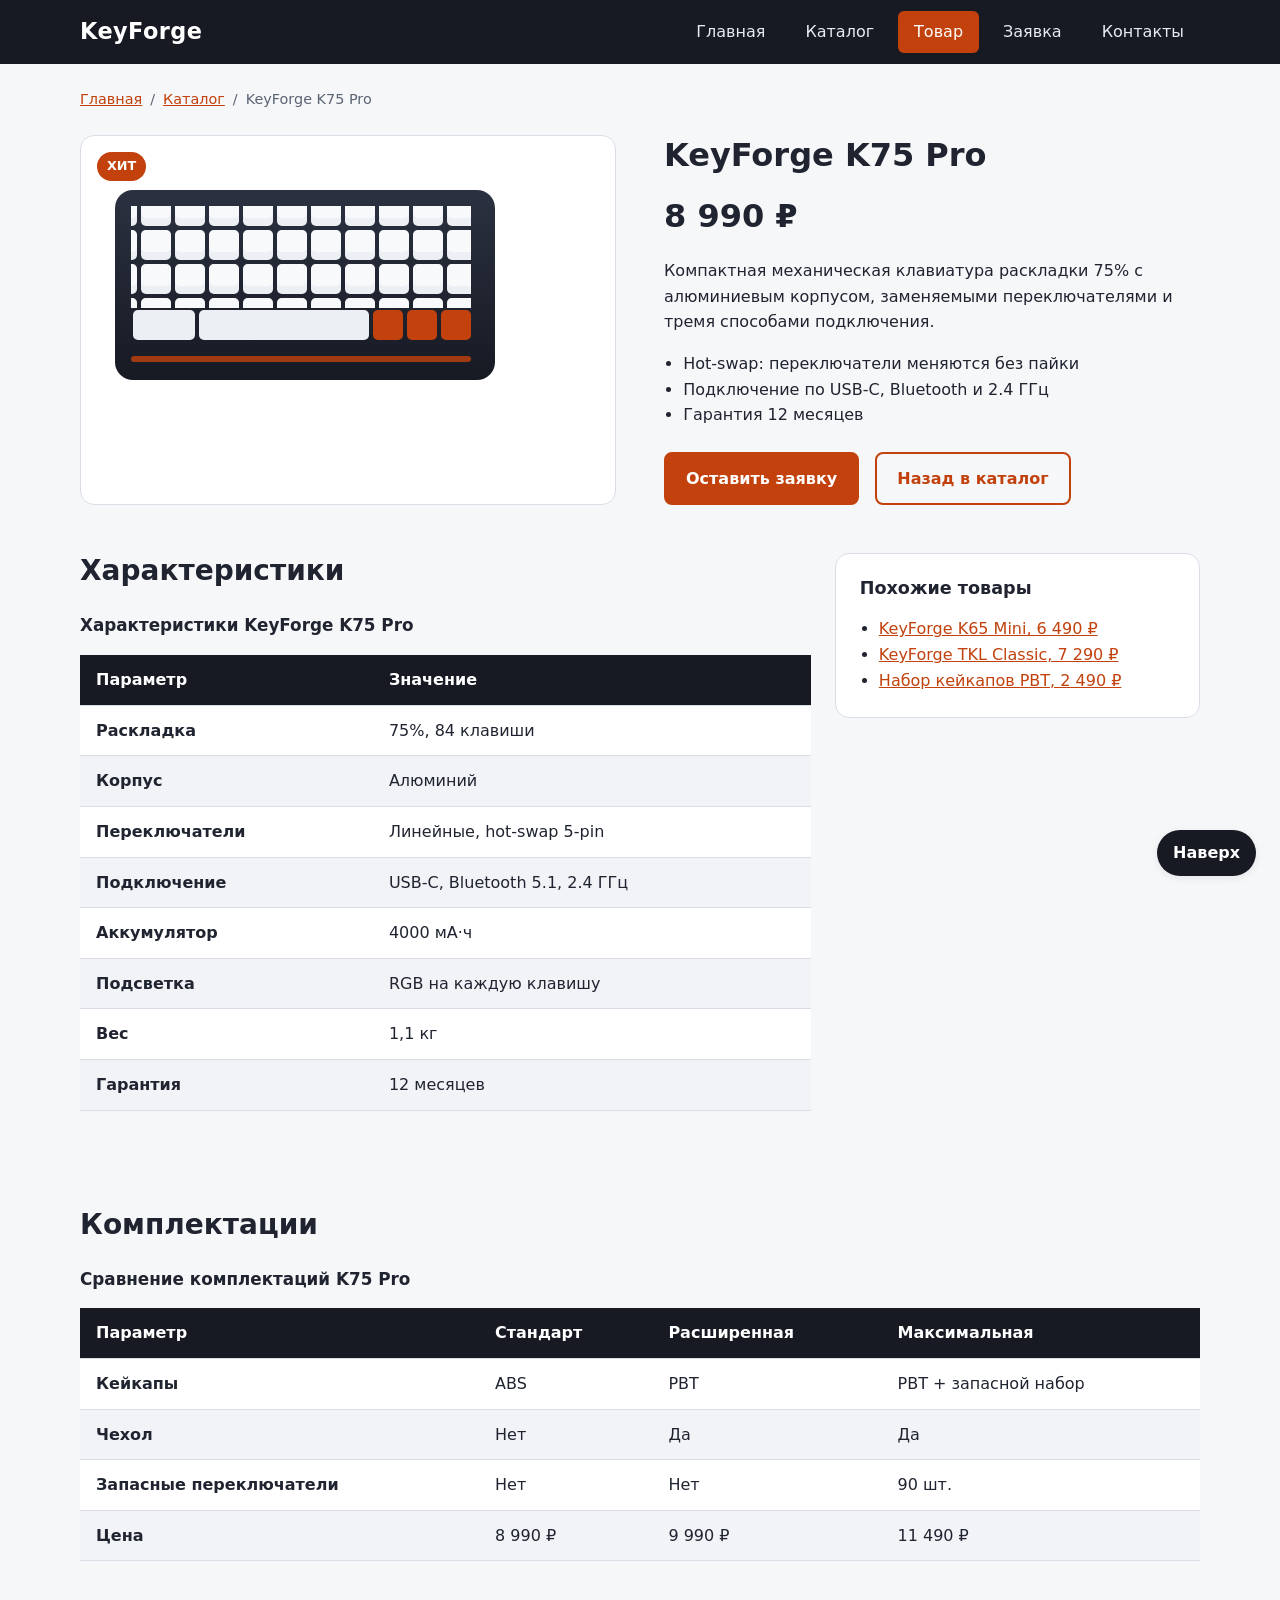
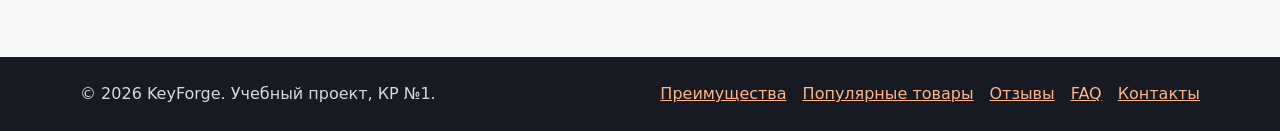
<file: product.html>
<!DOCTYPE html>
<html lang="ru">

<head>
    <meta charset="UTF-8">
    <meta name="viewport" content="width=device-width, initial-scale=1">
    <title>KeyForge K75 Pro — характеристики и цена</title>
    <meta name="description" content="Механическая клавиатура KeyForge K75 Pro: характеристики, комплектации, цена.">
    <link rel="stylesheet" href="css/style.css">
    <script src="js/main.js" defer></script>
</head>

<body>
    <a class="skip-link" href="#main">Перейти к содержимому</a>

    <header class="site-header" id="top">
        <div class="site-header__inner">
            <a class="site-header__logo" href="index.html">KeyForge</a>
            <nav class="site-nav" aria-label="Основное меню">
                <ul class="site-nav__list">
                    <li class="site-nav__item"><a class="site-nav__link" href="index.html">Главная</a></li>
                    <li class="site-nav__item"><a class="site-nav__link" href="catalog.html">Каталог</a></li>
                    <li class="site-nav__item"><a class="site-nav__link site-nav__link--active" href="product.html"
                            aria-current="page">Товар</a></li>
                    <li class="site-nav__item"><a class="site-nav__link" href="order.html">Заявка</a></li>
                    <li class="site-nav__item"><a class="site-nav__link" href="contacts.html">Контакты</a></li>
                </ul>
            </nav>
        </div>
    </header>

    <main class="page" id="main">
        <nav class="breadcrumbs" aria-label="Хлебные крошки">
            <ol class="breadcrumbs__list">
                <li class="breadcrumbs__item"><a class="breadcrumbs__link" href="index.html">Главная</a></li>
                <li class="breadcrumbs__item"><a class="breadcrumbs__link" href="catalog.html">Каталог</a></li>
                <li class="breadcrumbs__item" aria-current="page">KeyForge K75 Pro</li>
            </ol>
        </nav>

        <section class="product" aria-labelledby="product-title">
            <figure class="product__gallery">
                <span class="badge badge--hit product__badge">Хит</span>
                <img class="product__image" src="images/keyboard.svg" alt="Клавиатура KeyForge K75 Pro" width="400"
                    height="240">
            </figure>
            <div class="product__info">
                <h1 class="product__title" id="product-title">KeyForge K75 Pro</h1>
                <p class="product__price">8 990 ₽</p>
                <p class="product__description">Компактная механическая клавиатура раскладки 75% с алюминиевым корпусом,
                    заменяемыми переключателями и тремя способами подключения.</p>
                <ul class="product__list">
                    <li>Hot-swap: переключатели меняются без пайки</li>
                    <li>Подключение по USB-C, Bluetooth и 2.4 ГГц</li>
                    <li>Гарантия 12 месяцев</li>
                </ul>
                <div class="product__actions">
                    <a class="button" href="order.html">Оставить заявку</a>
                    <a class="button button--secondary" href="catalog.html">Назад в каталог</a>
                </div>
            </div>
        </section>

        <div class="product-details">
            <section class="section" aria-labelledby="specs-title">
                <h2 class="section__title" id="specs-title">Характеристики</h2>
                <div class="spec-table-wrap">
                    <table class="spec-table">
                        <caption class="spec-table__caption">Характеристики KeyForge K75 Pro</caption>
                        <thead class="spec-table__head">
                            <tr class="spec-table__row">
                                <th class="spec-table__cell" scope="col">Параметр</th>
                                <th class="spec-table__cell" scope="col">Значение</th>
                            </tr>
                        </thead>
                        <tbody>
                            <tr class="spec-table__row">
                                <th class="spec-table__cell" scope="row">Раскладка</th>
                                <td class="spec-table__cell">75%, 84 клавиши</td>
                            </tr>
                            <tr class="spec-table__row">
                                <th class="spec-table__cell" scope="row">Корпус</th>
                                <td class="spec-table__cell">Алюминий</td>
                            </tr>
                            <tr class="spec-table__row">
                                <th class="spec-table__cell" scope="row">Переключатели</th>
                                <td class="spec-table__cell">Линейные, hot-swap 5-pin</td>
                            </tr>
                            <tr class="spec-table__row">
                                <th class="spec-table__cell" scope="row">Подключение</th>
                                <td class="spec-table__cell">USB-C, Bluetooth 5.1, 2.4 ГГц</td>
                            </tr>
                            <tr class="spec-table__row">
                                <th class="spec-table__cell" scope="row">Аккумулятор</th>
                                <td class="spec-table__cell">4000 мА·ч</td>
                            </tr>
                            <tr class="spec-table__row">
                                <th class="spec-table__cell" scope="row">Подсветка</th>
                                <td class="spec-table__cell">RGB на каждую клавишу</td>
                            </tr>
                            <tr class="spec-table__row">
                                <th class="spec-table__cell" scope="row">Вес</th>
                                <td class="spec-table__cell">1,1 кг</td>
                            </tr>
                            <tr class="spec-table__row">
                                <th class="spec-table__cell" scope="row">Гарантия</th>
                                <td class="spec-table__cell">12 месяцев</td>
                            </tr>
                        </tbody>
                    </table>
                </div>
            </section>

            <aside class="info-box info-box--sticky" aria-labelledby="similar-title">
                <h2 class="info-box__title" id="similar-title">Похожие товары</h2>
                <ul class="info-box__list">
                    <li><a href="product.html">KeyForge K65 Mini, 6 490 ₽</a></li>
                    <li><a href="product.html">KeyForge TKL Classic, 7 290 ₽</a></li>
                    <li><a href="product.html">Набор кейкапов PBT, 2 490 ₽</a></li>
                </ul>
            </aside>
        </div>

        <section class="section" aria-labelledby="packages-title">
            <h2 class="section__title" id="packages-title">Комплектации</h2>
            <div class="spec-table-wrap">
                <table class="spec-table">
                    <caption class="spec-table__caption">Сравнение комплектаций K75 Pro</caption>
                    <thead class="spec-table__head">
                        <tr class="spec-table__row">
                            <th class="spec-table__cell" scope="col">Параметр</th>
                            <th class="spec-table__cell" scope="col">Стандарт</th>
                            <th class="spec-table__cell" scope="col">Расширенная</th>
                            <th class="spec-table__cell" scope="col">Максимальная</th>
                        </tr>
                    </thead>
                    <tbody>
                        <tr class="spec-table__row">
                            <th class="spec-table__cell" scope="row">Кейкапы</th>
                            <td class="spec-table__cell">ABS</td>
                            <td class="spec-table__cell">PBT</td>
                            <td class="spec-table__cell">PBT + запасной набор</td>
                        </tr>
                        <tr class="spec-table__row">
                            <th class="spec-table__cell" scope="row">Чехол</th>
                            <td class="spec-table__cell">Нет</td>
                            <td class="spec-table__cell">Да</td>
                            <td class="spec-table__cell">Да</td>
                        </tr>
                        <tr class="spec-table__row">
                            <th class="spec-table__cell" scope="row">Запасные переключатели</th>
                            <td class="spec-table__cell">Нет</td>
                            <td class="spec-table__cell">Нет</td>
                            <td class="spec-table__cell">90 шт.</td>
                        </tr>
                        <tr class="spec-table__row">
                            <th class="spec-table__cell" scope="row">Цена</th>
                            <td class="spec-table__cell">8 990 ₽</td>
                            <td class="spec-table__cell">9 990 ₽</td>
                            <td class="spec-table__cell">11 490 ₽</td>
                        </tr>
                    </tbody>
                </table>
            </div>
        </section>
    </main>

    <footer class="site-footer">
        <div class="site-footer__inner">
            <p class="site-footer__copy">© 2026 KeyForge. Учебный проект, КР №1.</p>
            <ul class="site-footer__links">
                <li><a class="site-footer__link" href="index.html#advantages">Преимущества</a></li>
                <li><a class="site-footer__link" href="index.html#popular">Популярные товары</a></li>
                <li><a class="site-footer__link" href="index.html#reviews">Отзывы</a></li>
                <li><a class="site-footer__link" href="index.html#faq">FAQ</a></li>
                <li><a class="site-footer__link" href="index.html#contacts">Контакты</a></li>
            </ul>
        </div>
    </footer>

    <a class="to-top" href="#top">Наверх</a>
</body>

</html>
</file>
<file: css/style.css>
/* ===== Переменные ===== */
:root {
  --color-bg: #f6f7f9;
  --color-surface: #ffffff;
  --color-text: #1f2430;
  --color-muted: #5b6473;
  --color-primary: #c2410c;
  --color-primary-dark: #9a3412;
  --color-dark: #171a23;
  --color-success: #0b7a4b;
  --color-danger: #b00020;
  --color-border: #d9dde5;

  --space-xs: 4px;
  --space-sm: 8px;
  --space-md: 16px;
  --space-lg: 24px;
  --space-xl: 48px;

  --radius-sm: 6px;
  --radius-md: 8px;
  --radius-lg: 14px;

  --shadow-card: 0 2px 8px rgba(23, 26, 35, 0.08);
  --shadow-hover: 0 8px 24px rgba(23, 26, 35, 0.16);

  --z-badge: 2;
  --z-header: 100;
  --z-to-top: 200;
  --z-skip: 400;

  --container: 1120px;
  --header-height: 64px;
}

/* ===== Базовые стили ===== */
*,
*::before,
*::after {
  box-sizing: border-box;
}

html {
  scroll-behavior: smooth;
  scroll-padding-top: calc(var(--header-height) + var(--space-md));
}

body {
  margin: 0;
  font-family: system-ui, -apple-system, "Segoe UI", Roboto, Arial, sans-serif;
  line-height: 1.6;
  color: var(--color-text);
  background-color: var(--color-bg);
}

img {
  display: block;
  max-width: 100%;
  height: auto;
}

h1,
h2,
h3 {
  margin: 0 0 var(--space-md);
  line-height: 1.25;
}

p {
  margin: 0 0 var(--space-md);
}

a {
  color: var(--color-primary);
}

a:hover {
  color: var(--color-primary-dark);
}

:focus-visible {
  outline: 2px solid var(--color-primary);
  outline-offset: 3px;
}

.page,
.site-header__inner,
.site-footer__inner {
  width: min(100% - 2 * var(--space-md), var(--container));
  margin-inline: auto;
}

.page {
  padding-block: var(--space-lg) var(--space-xl);
}

.visually-hidden {
  position: absolute;
  width: 1px;
  height: 1px;
  overflow: hidden;
  clip: rect(0 0 0 0);
  white-space: nowrap;
}

.skip-link {
  position: absolute;
  top: -100px;
  left: var(--space-md);
  z-index: var(--z-skip);
  padding: var(--space-sm) var(--space-md);
  border-radius: var(--radius-sm);
  background-color: var(--color-surface);
  color: var(--color-text);
}

.skip-link:focus {
  top: var(--space-sm);
}

/* ===== Шапка и навигация ===== */
.site-header {
  position: sticky;
  top: 0;
  z-index: var(--z-header);
  background-color: var(--color-dark);
  color: #ffffff;
}

.site-header :focus-visible {
  outline-color: #ffffff;
}

.site-header__inner {
  display: flex;
  flex-wrap: wrap;
  align-items: center;
  justify-content: space-between;
  gap: var(--space-md);
  min-height: var(--header-height);
}

.site-header__logo {
  color: #ffffff;
  font-size: 1.4rem;
  font-weight: 800;
  letter-spacing: 0.02em;
  text-decoration: none;
}

.site-header__logo:hover {
  color: #ffb489;
}

.site-nav__list {
  display: flex;
  flex-wrap: wrap;
  gap: var(--space-sm);
  margin: 0;
  padding: 0;
  list-style: none;
}

.site-nav__link {
  display: block;
  padding: var(--space-sm) var(--space-md);
  border-radius: var(--radius-sm);
  color: #e8ebf2;
  text-decoration: none;
  transition: background-color 0.2s;
}

.site-nav__link:hover {
  background-color: rgba(255, 255, 255, 0.14);
  color: #ffffff;
}

.site-nav__link--active {
  background-color: var(--color-primary);
  color: #ffffff;
}

.site-nav__link--active:hover {
  background-color: var(--color-primary-dark);
}

/* ===== Кнопки ===== */
.button {
  display: inline-block;
  padding: 12px 20px;
  border: 2px solid var(--color-primary);
  border-radius: var(--radius-md);
  background-color: var(--color-primary);
  color: #ffffff;
  font: inherit;
  font-weight: 600;
  text-align: center;
  text-decoration: none;
  cursor: pointer;
  transition: background-color 0.2s, color 0.2s, transform 0.1s;
}

.button:hover {
  border-color: var(--color-primary-dark);
  background-color: var(--color-primary-dark);
  color: #ffffff;
}

.button:active {
  transform: translateY(1px);
}

.button:focus-visible {
  outline: 2px solid var(--color-primary);
  outline-offset: 3px;
}

.button--secondary {
  background-color: transparent;
  color: var(--color-primary);
}

.button--secondary:hover {
  border-color: var(--color-primary);
  background-color: var(--color-primary);
  color: #ffffff;
}

.button--light {
  border-color: #ffffff;
  background-color: transparent;
  color: #ffffff;
}

.button--light:hover {
  border-color: #ffffff;
  background-color: #ffffff;
  color: var(--color-dark);
}

button:disabled,
.button--disabled {
  opacity: 0.6;
  cursor: not-allowed;
}

button:disabled:hover {
  border-color: var(--color-primary);
  background-color: var(--color-primary);
}

/* ===== Секции ===== */
.section {
  margin-bottom: var(--space-xl);
}

.section__title {
  font-size: 1.75rem;
}

.section__lead {
  max-width: 60ch;
  color: var(--color-muted);
}

.section__more {
  margin-top: var(--space-lg);
}

/* ===== Hero ===== */
.hero {
  display: grid;
  grid-template-columns: 1.1fr 1fr;
  align-items: center;
  gap: var(--space-xl);
  margin-bottom: var(--space-xl);
  padding: var(--space-xl);
  border-radius: var(--radius-lg);
  background: linear-gradient(135deg, #171a23, #2b3140);
  color: #ffffff;
}

.hero__title {
  font-size: clamp(2rem, 4vw, 3rem);
}

.hero__text {
  color: #d5d9e3;
  font-size: 1.1rem;
}

.hero__actions {
  display: flex;
  flex-wrap: wrap;
  gap: var(--space-md);
}

.hero__image {
  width: 100%;
}

/* ===== Преимущества ===== */
.advantages {
  display: grid;
  grid-template-columns: repeat(auto-fit, minmax(220px, 1fr));
  gap: var(--space-lg);
  margin: 0;
  padding: 0;
  list-style: none;
}

.advantages__item {
  padding: var(--space-lg);
  border: 1px solid var(--color-border);
  border-radius: var(--radius-lg);
  background-color: var(--color-surface);
}

.advantages__title {
  font-size: 1.1rem;
}

.advantages__text {
  margin: 0;
  color: var(--color-muted);
}

/* ===== Бейджи ===== */
.badge {
  display: inline-block;
  padding: var(--space-xs) 10px;
  border-radius: 999px;
  background-color: var(--color-primary);
  color: #ffffff;
  font-size: 0.8rem;
  font-weight: 700;
  text-transform: uppercase;
}

.badge--new {
  background-color: var(--color-success);
}

.badge--discount {
  background-color: var(--color-danger);
}

/* ===== Карточки товаров ===== */
.product-grid {
  display: grid;
  grid-template-columns: repeat(auto-fill, minmax(260px, 1fr));
  gap: var(--space-lg);
}

.product-card {
  position: relative;
  display: flex;
  flex-direction: column;
  overflow: hidden;
  border: 1px solid var(--color-border);
  border-radius: var(--radius-lg);
  background-color: var(--color-surface);
  box-shadow: var(--shadow-card);
  transition: transform 0.2s, box-shadow 0.2s;
}

.product-card:hover,
.product-card:focus-within {
  transform: translateY(-4px);
  box-shadow: var(--shadow-hover);
}

.product-card--hit {
  border-color: var(--color-primary);
}

.product-card--new {
  border-color: var(--color-success);
}

.product-card--discount {
  border-color: var(--color-danger);
}

.product-card__badge {
  position: absolute;
  top: var(--space-md);
  left: var(--space-md);
  z-index: var(--z-badge);
}

.product-card__image {
  width: 100%;
  aspect-ratio: 5 / 3;
  padding: var(--space-md);
  background-color: #eef0f4;
  object-fit: contain;
}

.product-card__body {
  display: flex;
  flex: 1;
  flex-direction: column;
  padding: var(--space-md) var(--space-lg) var(--space-lg);
}

.product-card__title {
  font-size: 1.15rem;
}

.product-card__description {
  flex: 1;
  color: var(--color-muted);
}

.product-card__price {
  font-size: 1.4rem;
  font-weight: 700;
}

.product-card__old-price {
  margin-right: var(--space-sm);
  color: var(--color-muted);
  font-size: 1rem;
  font-weight: 400;
}

/* ===== Каталог ===== */
.chips {
  display: flex;
  flex-wrap: wrap;
  gap: var(--space-sm);
  margin: 0 0 var(--space-lg);
  padding: 0;
  list-style: none;
}

.chips__link {
  display: inline-block;
  padding: 6px 14px;
  border: 1px solid var(--color-border);
  border-radius: 999px;
  background-color: var(--color-surface);
  color: var(--color-text);
  text-decoration: none;
  transition: background-color 0.2s, color 0.2s;
}

.chips__link:hover {
  border-color: var(--color-primary);
  color: var(--color-primary);
}

.chips__link--active {
  border-color: var(--color-primary);
  background-color: var(--color-primary);
  color: #ffffff;
}

.chips__link--active:hover {
  background-color: var(--color-primary-dark);
  color: #ffffff;
}

.catalog {
  display: grid;
  grid-template-columns: 260px 1fr;
  align-items: start;
  gap: var(--space-lg);
}

.catalog__filters {
  position: sticky;
  top: calc(var(--header-height) + var(--space-md));
}

.catalog__toolbar {
  display: flex;
  flex-wrap: wrap;
  align-items: center;
  justify-content: space-between;
  gap: var(--space-md);
  margin-bottom: var(--space-md);
}

.catalog__count {
  margin: 0;
  font-size: 1.1rem;
}

.filters {
  padding: var(--space-lg);
  border: 1px solid var(--color-border);
  border-radius: var(--radius-lg);
  background-color: var(--color-surface);
}

.filters__title {
  font-size: 1.1rem;
}

.filters__group {
  margin: 0 0 var(--space-lg);
  padding: 0;
  border: 0;
}

.filters__legend {
  margin-bottom: var(--space-sm);
  padding: 0;
  font-weight: 700;
}

.filters__option {
  display: flex;
  align-items: center;
  gap: var(--space-sm);
  margin-bottom: var(--space-xs);
  cursor: pointer;
}

.filters__option:hover {
  color: var(--color-primary);
}

.filters__actions {
  display: grid;
  gap: var(--space-sm);
}

/* ===== Хлебные крошки ===== */
.breadcrumbs__list {
  display: flex;
  flex-wrap: wrap;
  gap: var(--space-sm);
  margin: 0 0 var(--space-lg);
  padding: 0;
  color: var(--color-muted);
  font-size: 0.9rem;
  list-style: none;
}

.breadcrumbs__item+.breadcrumbs__item::before {
  content: "/";
  margin-right: var(--space-sm);
}

/* ===== Страница товара ===== */
.product {
  display: grid;
  grid-template-columns: 1fr 1fr;
  gap: var(--space-xl);
  margin-bottom: var(--space-xl);
}

.product__gallery {
  position: relative;
  margin: 0;
  padding: var(--space-lg);
  border: 1px solid var(--color-border);
  border-radius: var(--radius-lg);
  background-color: var(--color-surface);
}

.product__badge {
  position: absolute;
  top: var(--space-md);
  left: var(--space-md);
  z-index: var(--z-badge);
}

.product__title {
  font-size: 2rem;
}

.product__price {
  font-size: 2rem;
  font-weight: 800;
}

.product__list {
  margin: 0 0 var(--space-lg);
  padding-left: 1.2em;
}

.product__actions {
  display: flex;
  flex-wrap: wrap;
  gap: var(--space-md);
}

.product-details {
  display: grid;
  grid-template-columns: 2fr 1fr;
  align-items: start;
  gap: var(--space-lg);
  margin-bottom: var(--space-xl);
}

.info-box {
  padding: var(--space-lg);
  border: 1px solid var(--color-border);
  border-radius: var(--radius-lg);
  background-color: var(--color-surface);
}

.info-box--sticky {
  position: sticky;
  top: calc(var(--header-height) + var(--space-md));
}

.info-box__title {
  font-size: 1.1rem;
}

.info-box__list {
  margin: 0;
  padding-left: 1.2em;
}

/* ===== Таблицы ===== */
.spec-table-wrap {
  overflow-x: auto;
}

.spec-table {
  width: 100%;
  border-collapse: collapse;
  background-color: var(--color-surface);
}

.spec-table__caption {
  padding: var(--space-sm) 0 var(--space-md);
  font-size: 1.05rem;
  font-weight: 700;
  text-align: left;
}

.spec-table__cell {
  padding: 12px var(--space-md);
  border-bottom: 1px solid var(--color-border);
  text-align: left;
}

.spec-table__head .spec-table__cell {
  background-color: var(--color-dark);
  color: #ffffff;
}

.spec-table__row:nth-child(even) {
  background-color: #f1f3f7;
}

.spec-table__row:hover {
  background-color: #ffe9dc;
}

.spec-table__head .spec-table__row:hover {
  background-color: transparent;
}

/* ===== Форма ===== */
.form-layout {
  display: grid;
  grid-template-columns: 2fr 1fr;
  align-items: start;
  gap: var(--space-lg);
}

.order-form {
  display: grid;
  gap: var(--space-md);
  padding: var(--space-lg);
  border: 1px solid var(--color-border);
  border-radius: var(--radius-lg);
  background-color: var(--color-surface);
}

.order-form--plain {
  padding: 0;
  border: 0;
  background: none;
}

.order-form__field {
  display: flex;
  flex-direction: column;
  gap: 6px;
}

.order-form__field--checkbox {
  flex-direction: row;
  align-items: flex-start;
  gap: var(--space-sm);
}

.order-form__label {
  font-weight: 600;
}

.order-form__required {
  color: var(--color-danger);
}

.order-form__input {
  padding: 10px 12px;
  border: 1px solid #8a93a3;
  border-radius: var(--radius-sm);
  background-color: #ffffff;
  color: var(--color-text);
  font: inherit;
}

.order-form__input:hover {
  border-color: var(--color-primary);
}

.order-form__input:focus-visible {
  outline: 2px solid var(--color-primary);
  outline-offset: 2px;
  border-color: var(--color-primary);
}

.order-form__input:user-invalid {
  border-color: var(--color-danger);
}

.order-form__input--textarea {
  min-height: 120px;
  resize: vertical;
}

.order-form__hint {
  color: var(--color-muted);
  font-size: 0.875rem;
}

.order-form__actions {
  display: flex;
  flex-wrap: wrap;
  gap: var(--space-md);
}

/* ===== Отзывы ===== */
.reviews {
  display: grid;
  grid-template-columns: repeat(auto-fit, minmax(260px, 1fr));
  gap: var(--space-lg);
}

.review {
  padding: var(--space-lg);
  border: 1px solid var(--color-border);
  border-left: 4px solid var(--color-primary);
  border-radius: var(--radius-md);
  background-color: var(--color-surface);
}

.review__text {
  font-style: italic;
}

.review__author {
  margin: 0;
  color: var(--color-muted);
  font-size: 0.9rem;
  font-weight: 600;
}

/* ===== FAQ ===== */
.faq {
  display: grid;
  gap: var(--space-sm);
}

.faq__item {
  border: 1px solid var(--color-border);
  border-radius: var(--radius-md);
  background-color: var(--color-surface);
}

.faq__question {
  padding: var(--space-md);
  font-weight: 600;
  cursor: pointer;
}

.faq__question:hover {
  color: var(--color-primary);
}

.faq__answer {
  margin: 0;
  padding: 0 var(--space-md) var(--space-md);
  color: var(--color-muted);
}

/* ===== Контакты и призыв к действию ===== */
.contacts {
  display: grid;
  grid-template-columns: repeat(auto-fit, minmax(240px, 1fr));
  gap: var(--space-lg);
}

.contact-card {
  padding: var(--space-lg);
  border: 1px solid var(--color-border);
  border-radius: var(--radius-lg);
  background-color: var(--color-surface);
}

.contact-card__title {
  font-size: 1.1rem;
}

.contact-card__text {
  margin: 0;
  font-style: normal;
}

.callout {
  display: flex;
  flex-wrap: wrap;
  align-items: center;
  justify-content: space-between;
  gap: var(--space-lg);
  padding: var(--space-lg);
  border: 1px solid #f2c4a8;
  border-radius: var(--radius-lg);
  background-color: #fff1e8;
}

.callout__title {
  font-size: 1.4rem;
}

.callout__text {
  margin: 0;
}

.callout__actions {
  display: flex;
  flex-wrap: wrap;
  gap: var(--space-md);
}

/* ===== Модальное окно ===== */
.modal {
  width: min(92vw, 480px);
  padding: 0;
  border: 0;
  border-radius: var(--radius-lg);
  box-shadow: 0 20px 60px rgba(0, 0, 0, 0.35);
}

.modal::backdrop {
  background-color: rgba(23, 26, 35, 0.6);
}

.modal__content {
  padding: var(--space-lg);
}

.modal__title {
  font-size: 1.4rem;
}

.modal__text {
  color: var(--color-muted);
}

/* ===== Кнопка "Наверх" ===== */
.to-top {
  position: fixed;
  right: var(--space-lg);
  bottom: var(--space-lg);
  z-index: var(--z-to-top);
  padding: 10px var(--space-md);
  border-radius: 999px;
  background-color: var(--color-dark);
  box-shadow: var(--shadow-card);
  color: #ffffff;
  font-weight: 600;
  text-decoration: none;
  transition: background-color 0.2s;
}

.to-top:hover {
  background-color: var(--color-primary);
  color: #ffffff;
}

/* ===== Подвал ===== */
.site-footer {
  background-color: var(--color-dark);
  color: #d5d9e3;
}

.site-footer__inner {
  display: flex;
  flex-wrap: wrap;
  align-items: center;
  justify-content: space-between;
  gap: var(--space-md);
  padding-block: var(--space-lg);
}

.site-footer__copy {
  margin: 0;
}

.site-footer__links {
  display: flex;
  flex-wrap: wrap;
  gap: var(--space-md);
  margin: 0;
  padding: 0;
  list-style: none;
}

.site-footer__link {
  color: #ffb489;
}

.site-footer__link:hover {
  color: #ffffff;
}

.site-footer :focus-visible {
  outline-color: #ffffff;
}

/* ===== Минимальная адаптация (полная адаптация делается в КР №3) ===== */
@media (max-width: 800px) {

  .hero,
  .catalog,
  .product,
  .product-details,
  .form-layout {
    grid-template-columns: 1fr;
  }

  .hero {
    padding: var(--space-lg);
  }

  .catalog__filters,
  .info-box--sticky {
    position: static;
  }
}
</file>
